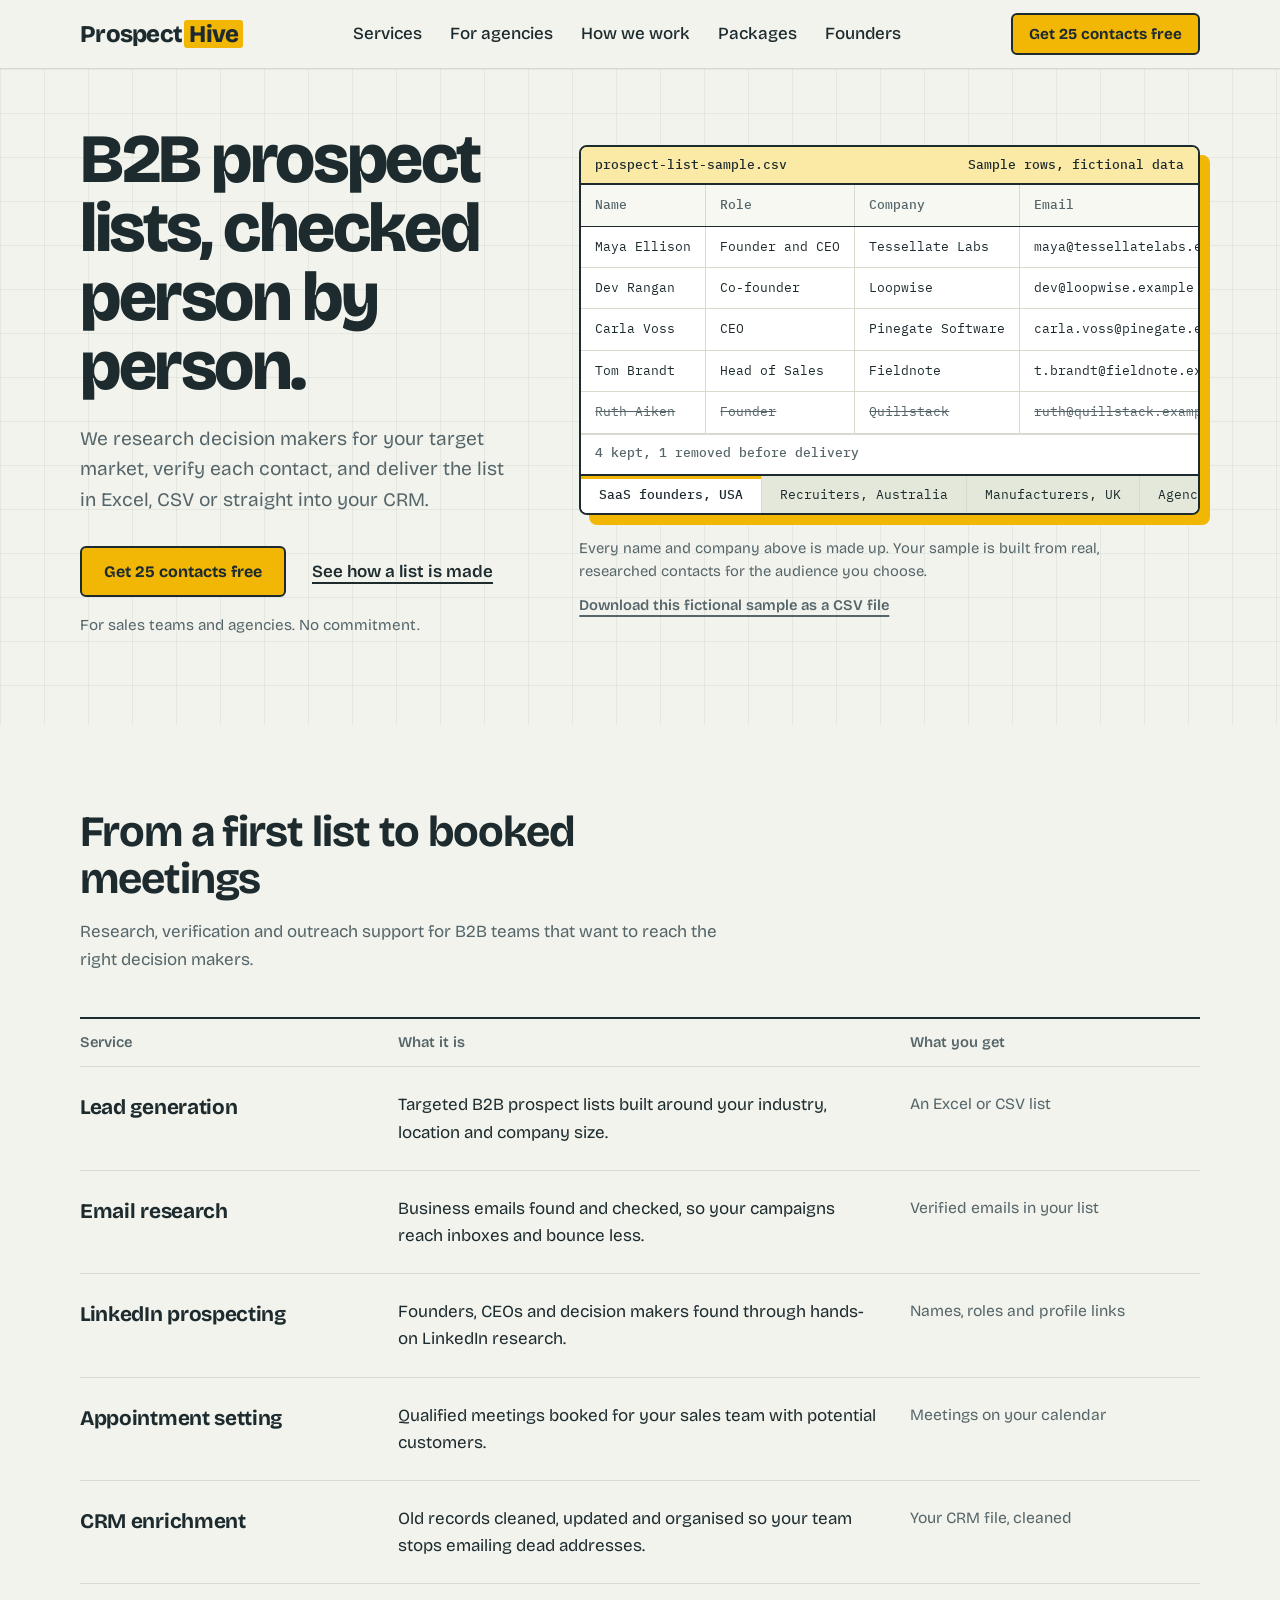
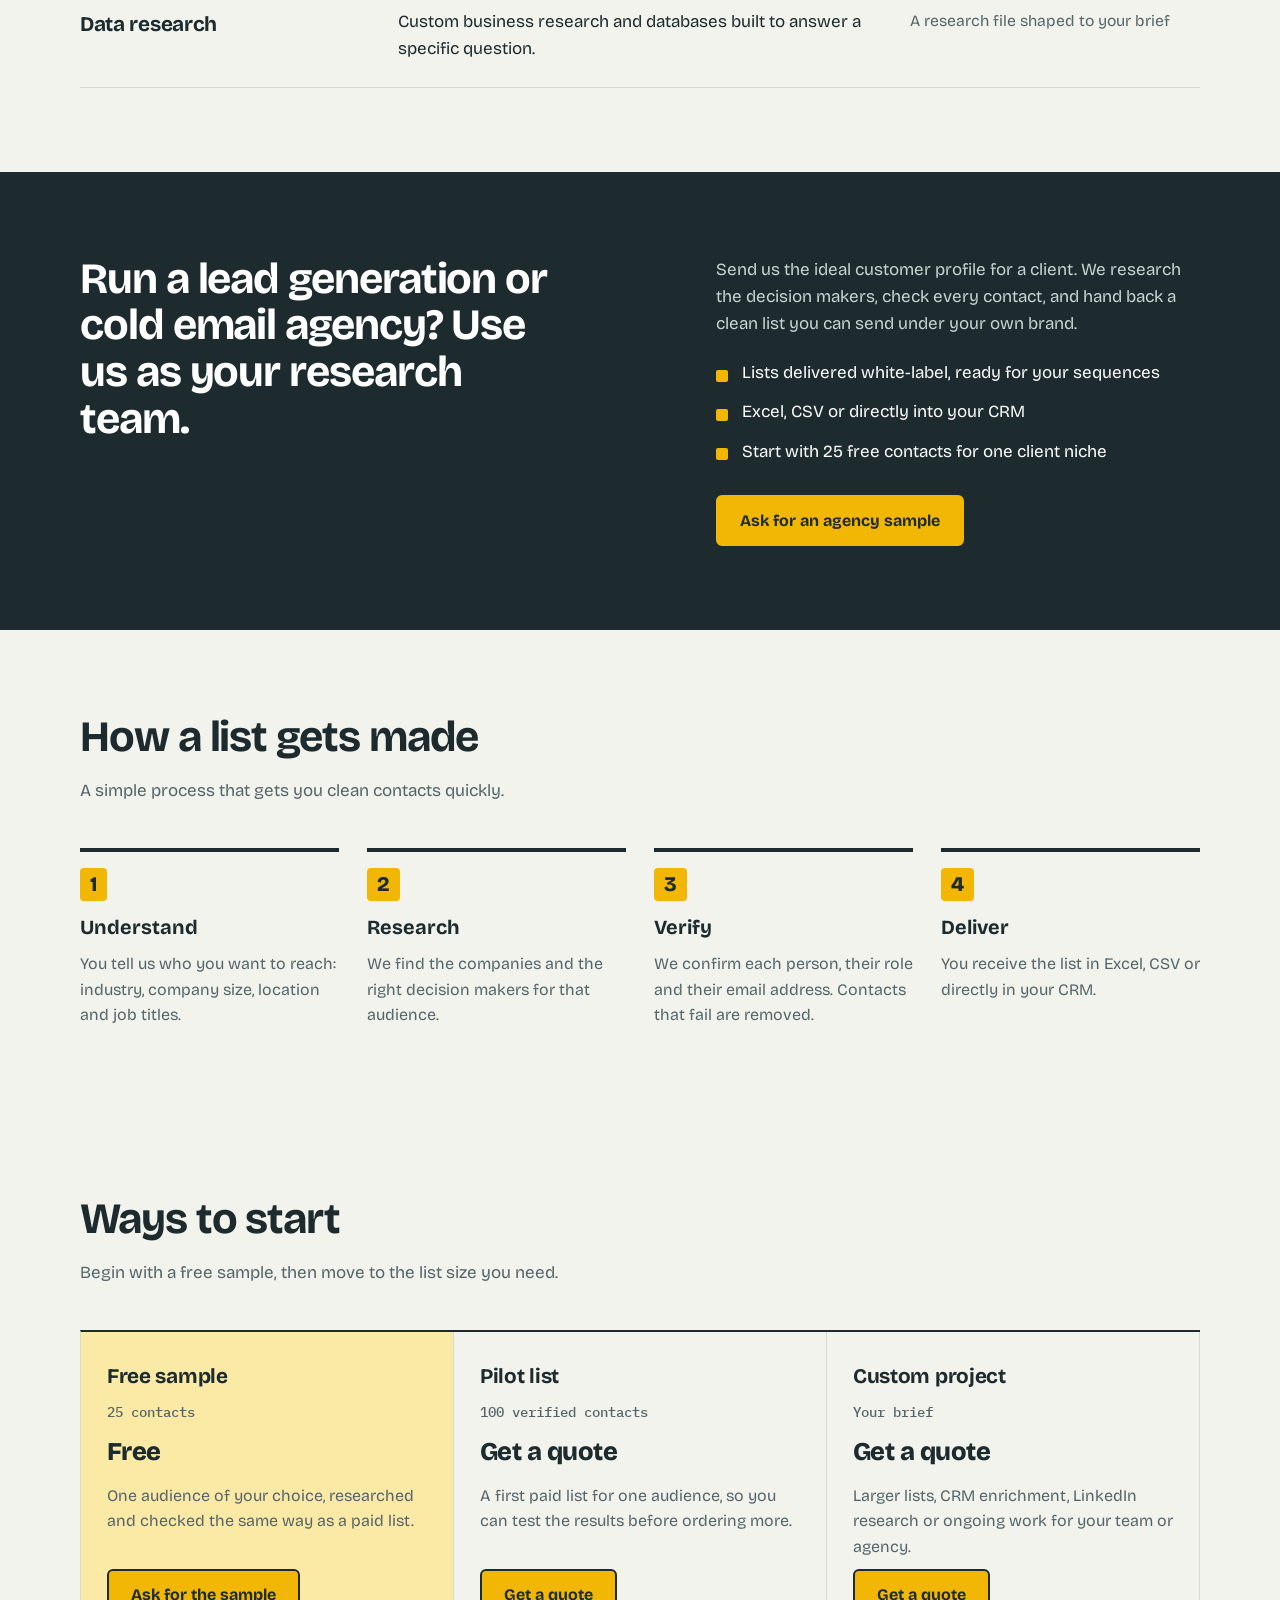
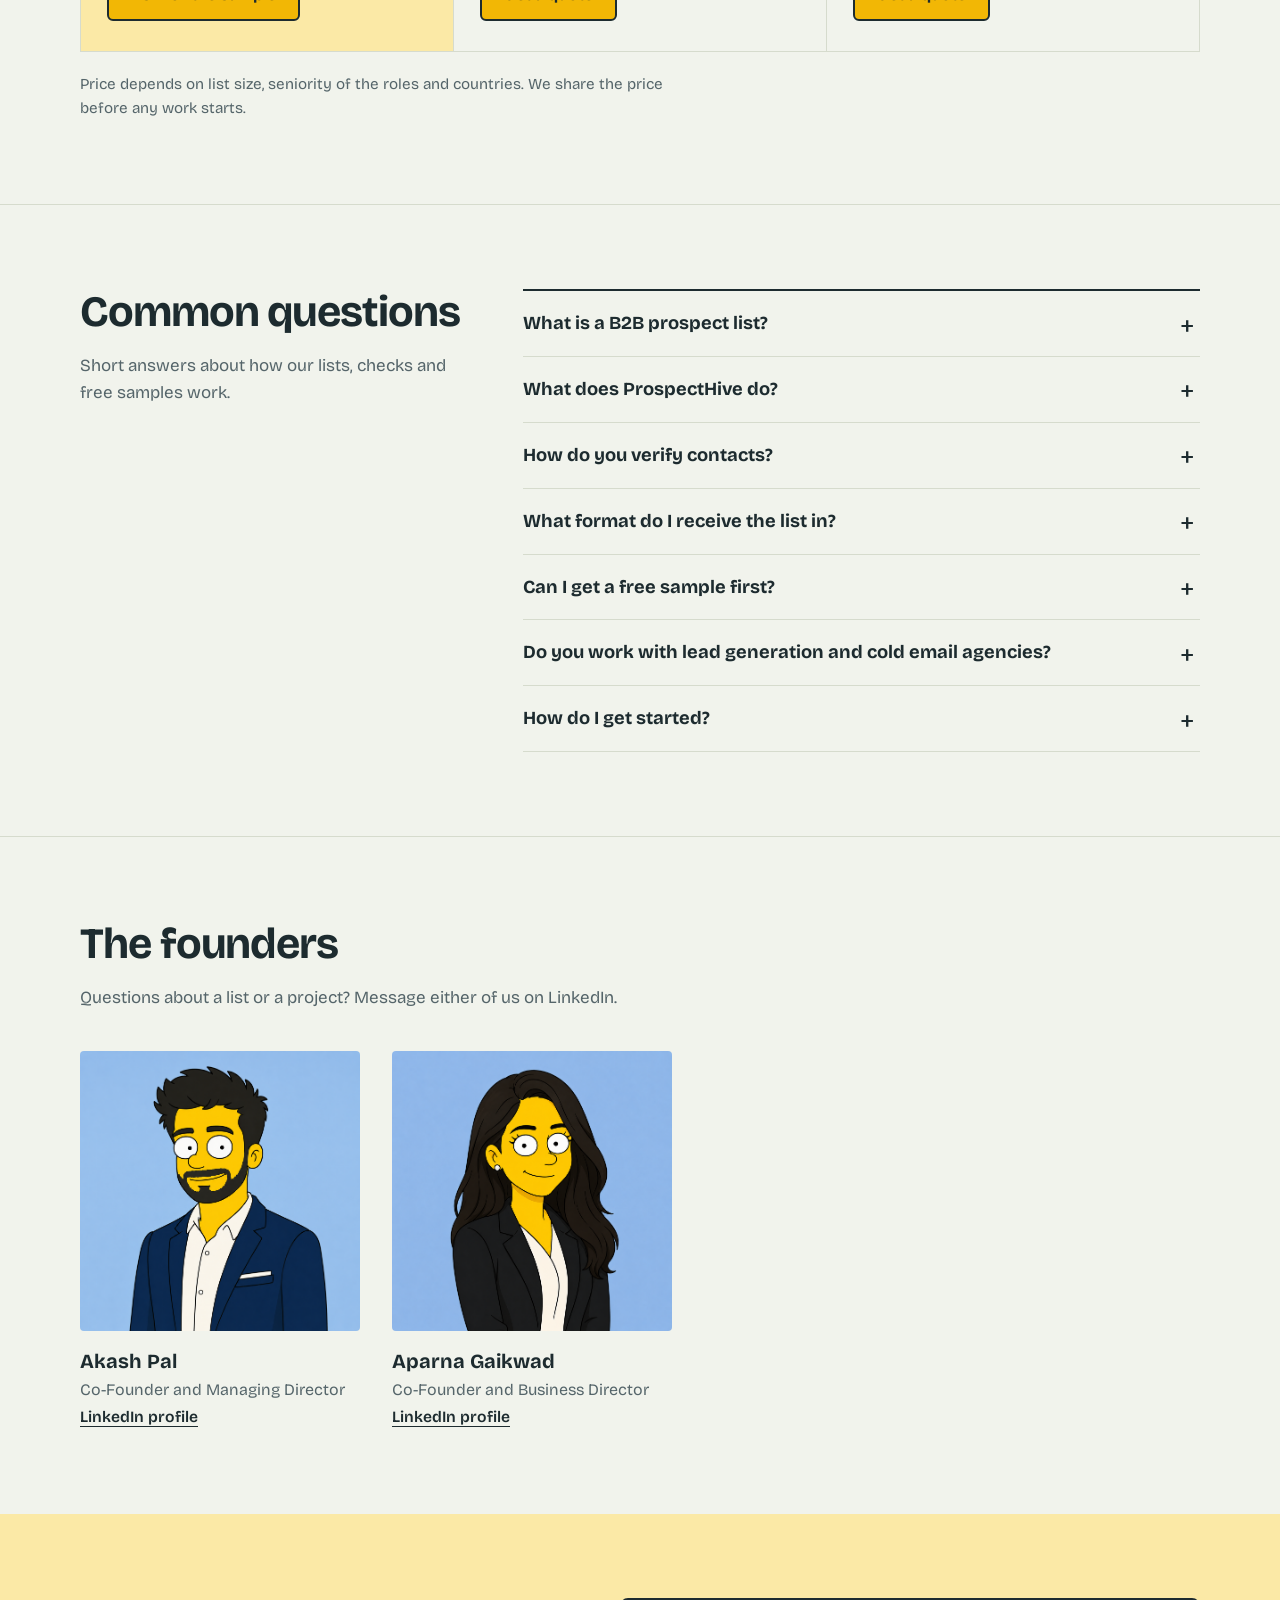
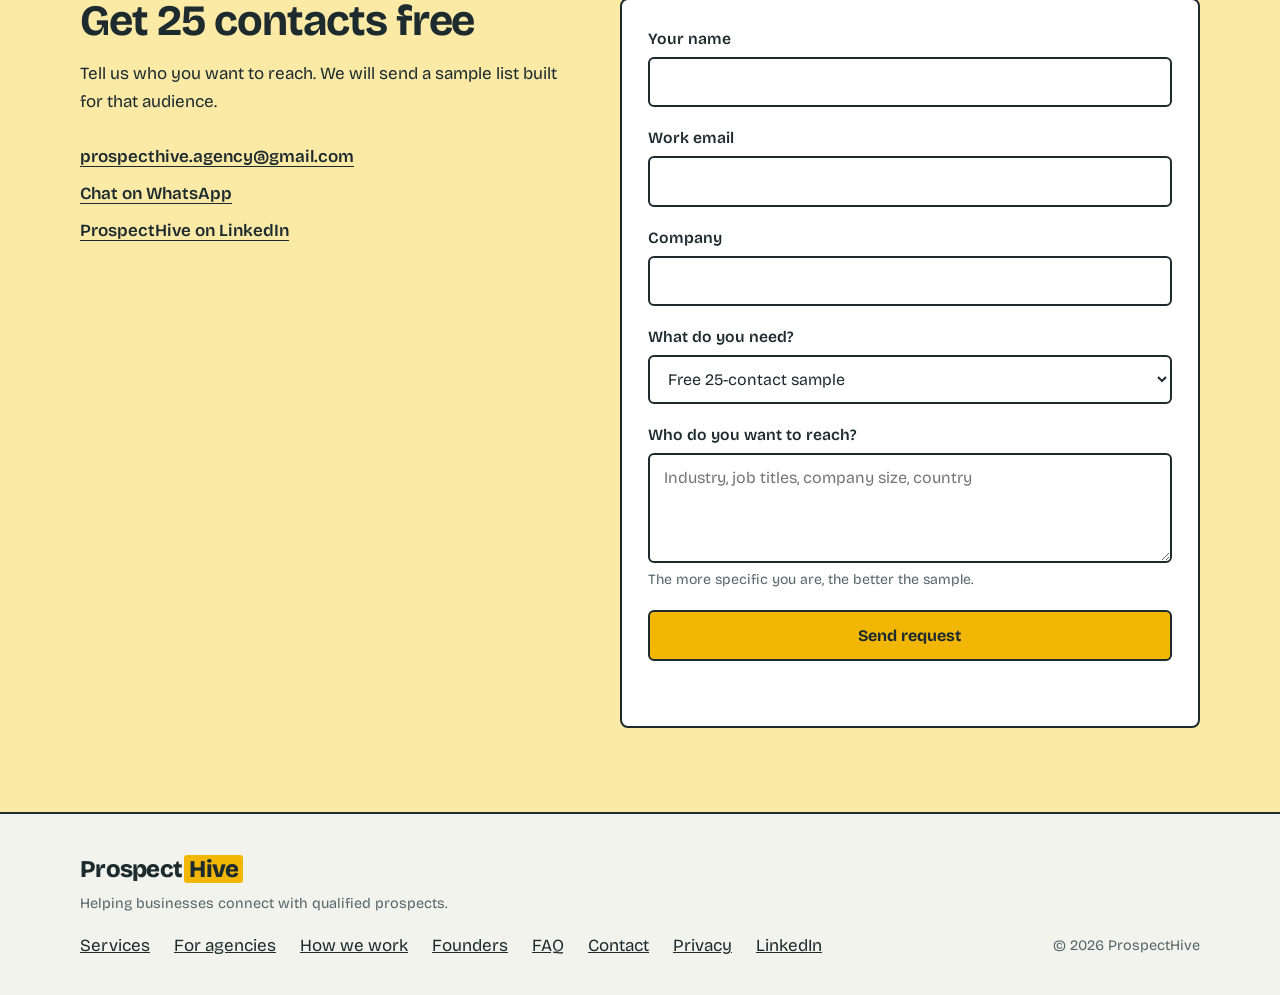
<file: index.html>
<!doctype html>
<html lang="en">
<head>
<meta charset="utf-8">
<meta name="viewport" content="width=device-width, initial-scale=1">
<title>ProspectHive | B2B Lead Generation Agency</title>
<meta name="description" content="ProspectHive is a B2B lead generation agency helping businesses find qualified prospects through targeted lead generation, data research, and accurate prospect lists.">
<meta name="google-site-verification" content="Ag1vGst1CuKNYxSLZzb4HFYTaL_MmyFeLXYm_Hp-rjI">
<meta property="og:type" content="website">
<meta property="og:url" content="https://prospecthive.github.io/prospecthive-website/">
<meta property="og:title" content="ProspectHive | B2B Lead Generation Agency">
<meta property="og:description" content="We help businesses generate verified B2B leads through LinkedIn prospecting, email research, appointment setting and data enrichment.">
<meta property="og:image" content="https://prospecthive.github.io/prospecthive-website/og-image.png">
<meta name="twitter:card" content="summary_large_image">
<meta name="twitter:title" content="ProspectHive | B2B Lead Generation Agency">
<meta name="twitter:description" content="We help businesses generate verified B2B leads through LinkedIn prospecting, email research, appointment setting and data enrichment.">
<meta name="twitter:image" content="https://prospecthive.github.io/prospecthive-website/logo.png">
<link rel="canonical" href="https://prospecthive.github.io/prospecthive-website/">
<link rel="icon" href="logo.png">
<link rel="preconnect" href="https://fonts.googleapis.com">
<link rel="preconnect" href="https://fonts.gstatic.com" crossorigin>
<link href="https://fonts.googleapis.com/css2?family=Bricolage+Grotesque:opsz,wght@12..96,300..800&family=IBM+Plex+Mono:wght@400;500&display=swap" rel="stylesheet">
<style>
:root{
  --ink:#1D2B2F;
  --canvas:#F1F3EC;
  --paper:#FFFFFF;
  --line:#D6DBCD;
  --amber:#F2B705;
  --amber-soft:#FBE9A6;
  --ok:#1B7F54;
  --bad:#B8402B;
  --muted:#55656A;
  --wrap:1120px;
  --sans:"Bricolage Grotesque",system-ui,-apple-system,"Segoe UI",Roboto,sans-serif;
  --mono:"IBM Plex Mono",ui-monospace,SFMono-Regular,Menlo,Consolas,monospace;
}
*{box-sizing:border-box}
html{scroll-behavior:smooth}
body{margin:0;background:var(--canvas);color:var(--ink);font-family:var(--sans);font-size:1.0625rem;line-height:1.6;-webkit-font-smoothing:antialiased}
img{max-width:100%;display:block}
a{color:inherit}
h1,h2,h3,p,ol,ul,figure{margin:0}
.wrap{width:min(var(--wrap),100% - 32px);margin-inline:auto}
.sr{position:absolute;width:1px;height:1px;overflow:hidden;clip:rect(0 0 0 0);white-space:nowrap}
.skip{position:absolute;left:16px;top:-60px;background:var(--ink);color:#fff;padding:10px 16px;border-radius:6px;z-index:30}
.skip:focus{top:12px}
:focus-visible{outline:3px solid var(--ink);outline-offset:3px;box-shadow:0 0 0 6px var(--amber)}
section[id]{scroll-margin-top:84px}

/* header */
.top{position:sticky;top:0;z-index:20;background:rgba(241,243,236,.94);backdrop-filter:blur(8px);border-bottom:1px solid var(--line)}
.bar{display:flex;align-items:center;justify-content:space-between;gap:20px;min-height:68px}
.mark{font-size:1.5rem;font-weight:800;letter-spacing:-.03em;text-decoration:none}
.mark span{background:var(--amber);padding:0 5px;margin-left:2px;border-radius:3px}
.nav{display:flex;gap:28px}
.nav a{text-decoration:none;font-weight:500}
.nav a:hover{text-decoration:underline;text-underline-offset:5px;text-decoration-thickness:2px}

/* buttons */
.btn{display:inline-block;padding:14px 22px;border:2px solid var(--ink);border-radius:6px;background:var(--amber);color:var(--ink);font:700 1rem/1.2 var(--sans);text-decoration:none;cursor:pointer;transition:background .15s,color .15s}
.btn:hover{background:var(--ink);color:var(--amber)}
.btn-sm{padding:10px 16px;font-size:.95rem}
.link{font-weight:600;text-underline-offset:5px;text-decoration-thickness:2px}

/* hero */
.hero{padding:56px 0 88px;background-image:linear-gradient(rgba(29,43,47,.06) 1px,transparent 1px),linear-gradient(90deg,rgba(29,43,47,.06) 1px,transparent 1px);background-size:44px 44px}
.hero-grid{display:grid;grid-template-columns:minmax(0,5fr) minmax(0,7fr);gap:56px;align-items:center}
h1{font-size:clamp(2.5rem,5.4vw,4.4rem);font-weight:800;line-height:1;letter-spacing:-.035em}
.lede{margin-top:22px;max-width:44ch;font-size:1.2rem;color:var(--muted)}
.cta-row{margin-top:30px;display:flex;flex-wrap:wrap;gap:12px 26px;align-items:center}
.fine{margin-top:16px;font-size:.95rem;color:var(--muted)}

/* sample sheet */
.sheet{background:var(--paper);border:2px solid var(--ink);border-radius:8px;box-shadow:10px 10px 0 var(--amber);overflow:hidden}
.sheet-top{display:flex;justify-content:space-between;align-items:center;gap:12px;flex-wrap:wrap;padding:10px 14px;border-bottom:2px solid var(--ink);background:var(--amber-soft);font:500 .8rem/1.3 var(--mono)}
.sheet-scroll{overflow-x:auto}
table{border-collapse:collapse;width:100%;min-width:700px;font:400 .82rem/1.4 var(--mono)}
th,td{padding:11px 14px;text-align:left;white-space:nowrap;border-bottom:1px solid var(--line)}
th+th,td+td{border-left:1px solid var(--line)}
th{font-weight:500;color:var(--muted);background:#F6F8F1;border-bottom:1px solid var(--ink)}
.dot{display:inline-block;width:9px;height:9px;border-radius:50%;margin-right:8px}
.st{font-weight:500}
.st-pending{color:var(--muted)}
.st-pending .dot{background:var(--amber);animation:pulse .7s ease-in-out infinite alternate}
.st-ok{color:var(--ok)}
.st-ok .dot{background:var(--ok)}
.st-bad{color:var(--bad)}
.st-bad .dot{background:var(--bad)}
tr.removed td:not(.st){color:var(--muted);text-decoration:line-through}
@keyframes pulse{from{opacity:.25}to{opacity:1}}
.sheet-sum{padding:10px 14px;font:500 .8rem/1.3 var(--mono);color:var(--muted);border-top:1px solid var(--line);min-height:40px}
.tabs{display:flex;background:#E4E8DA;border-top:2px solid var(--ink);overflow-x:auto}
.tabs button{padding:11px 18px;border:0;border-right:1px solid var(--line);background:transparent;color:var(--ink);font:400 .8rem/1.2 var(--mono);white-space:nowrap;cursor:pointer}
.tabs button:hover{background:#EEF1E6}
.tabs button[aria-pressed="true"]{background:var(--paper);font-weight:500;box-shadow:inset 0 3px 0 var(--amber)}
.sheet-note{margin-top:22px;font-size:.92rem;color:var(--muted);max-width:60ch}

/* generic section */
.band{padding:84px 0}
h2{font-size:clamp(1.8rem,3.6vw,2.7rem);font-weight:700;line-height:1.08;letter-spacing:-.025em;max-width:20ch}
.sec-intro{margin-top:16px;max-width:58ch;color:var(--muted)}

/* services */
.rows{margin-top:44px;border-top:2px solid var(--ink)}
.row,.row-head{display:grid;grid-template-columns:minmax(0,3fr) minmax(0,5fr) minmax(0,3fr);gap:28px}
.row-head{padding:12px 0;font-size:.92rem;font-weight:600;color:var(--muted);border-bottom:1px solid var(--line)}
.row{padding:24px 0;border-bottom:1px solid var(--line)}
.row h3{font-size:1.3rem;font-weight:700;letter-spacing:-.015em}
.row .out{font-size:.98rem;color:var(--muted)}

/* agencies */
.agency{background:var(--ink);color:#fff}
.agency-grid{display:grid;grid-template-columns:minmax(0,6fr) minmax(0,5fr);gap:56px;align-items:start}
.agency h2{max-width:17ch}
.agency p{color:#C9D4D1;max-width:54ch}
.agency ul{margin:22px 0 30px;padding:0;list-style:none;display:grid;gap:12px}
.agency li{padding-left:26px;position:relative;color:#fff}
.agency li::before{content:"";position:absolute;left:0;top:.62em;width:12px;height:12px;background:var(--amber);border-radius:2px}
.agency .btn{border-color:var(--amber)}
.agency .btn:hover{background:transparent;color:var(--amber)}

/* process */
.steps{margin-top:44px;padding:0;list-style:none;display:grid;grid-template-columns:repeat(4,minmax(0,1fr));gap:28px;counter-reset:s}
.steps li{counter-increment:s;border-top:4px solid var(--ink);padding-top:16px}
.steps li::before{content:counter(s);display:inline-block;margin-bottom:10px;padding:0 10px;background:var(--amber);border-radius:4px;font-weight:800;font-size:1.3rem}
.steps h3{font-size:1.25rem;font-weight:700}
.steps p{margin-top:8px;color:var(--muted);font-size:1rem}

[hidden]{display:none!important}

/* packages */
.packs{margin-top:44px;display:grid;grid-template-columns:repeat(3,minmax(0,1fr));border-top:2px solid var(--ink);border-left:1px solid var(--line)}
.pack{padding:28px 26px 30px;border-right:1px solid var(--line);border-bottom:1px solid var(--line);display:flex;flex-direction:column;gap:10px}
.pack.first{background:var(--amber-soft)}
.pack h3{font-size:1.3rem;font-weight:700;letter-spacing:-.015em}
.pack .size{font:500 .9rem/1.3 var(--mono);color:var(--muted)}
.pack .price{font-size:1.6rem;font-weight:800;letter-spacing:-.02em}
.pack p{color:var(--muted);font-size:1rem}
.pack .btn{margin-top:auto;align-self:flex-start}
.pack-note{margin-top:20px;max-width:62ch;font-size:.95rem;color:var(--muted)}

/* faq */
.faq{border-top:1px solid var(--line)}
.faq-grid{display:grid;grid-template-columns:minmax(0,4fr) minmax(0,7fr);gap:56px;align-items:start}
.qa{border-top:2px solid var(--ink)}
.qa details{border-bottom:1px solid var(--line)}
.qa summary{cursor:pointer;list-style:none;position:relative;padding:20px 44px 20px 0;font-weight:700;font-size:1.15rem;line-height:1.35}
.qa summary::-webkit-details-marker{display:none}
.qa summary::after{content:"+";position:absolute;right:6px;top:50%;transform:translateY(-50%);font:500 1.5rem/1 var(--mono)}
.qa details[open] summary::after{content:"\2212"}
.qa details p{padding:0 0 22px;max-width:60ch;color:var(--muted)}

/* founders */
.founders{border-top:1px solid var(--line)}
.people{margin-top:40px;display:grid;grid-template-columns:repeat(2,minmax(0,280px));gap:32px}
.people img{width:100%;aspect-ratio:1/1;object-fit:cover;border-radius:4px;background:var(--line)}
.people h3{margin-top:14px;font-size:1.25rem;font-weight:700}
.people p{color:var(--muted);font-size:1rem}
.people a{font-weight:600;font-size:.98rem;text-underline-offset:4px}

/* contact */
.contact{background:var(--amber-soft)}
.contact-grid{display:grid;grid-template-columns:minmax(0,5fr) minmax(0,6fr);gap:56px;align-items:start}
.direct{margin-top:28px;display:grid;gap:10px}
.direct a{font-weight:600;text-underline-offset:4px}
form{background:var(--paper);border:2px solid var(--ink);border-radius:8px;padding:26px;display:grid;gap:18px}
label{display:grid;gap:6px;font-weight:600;font-size:.98rem}
input,select,textarea{width:100%;padding:12px 14px;border:2px solid var(--ink);border-radius:6px;background:#fff;color:var(--ink);font:400 1rem/1.4 var(--sans)}
textarea{min-height:110px;resize:vertical}
.hint{font-weight:400;font-size:.88rem;color:var(--muted)}
.form-msg{font-size:.95rem;color:var(--muted);min-height:1.4em}

footer{padding:36px 0;border-top:2px solid var(--ink)}
.foot{display:flex;flex-wrap:wrap;gap:16px 40px;justify-content:space-between;align-items:center}
.foot nav{display:flex;flex-wrap:wrap;gap:8px 24px}
.foot small{color:var(--muted);font-size:.9rem}

/* responsive */
@media (max-width:960px){
  .hero-grid,.agency-grid,.contact-grid,.faq-grid{grid-template-columns:minmax(0,1fr);gap:44px}
  .steps{grid-template-columns:repeat(2,minmax(0,1fr))}
  .sheet{box-shadow:7px 7px 0 var(--amber)}
}
@media (max-width:720px){
  .packs{grid-template-columns:minmax(0,1fr)}
  .nav{display:none}
  .band{padding:60px 0}
  .hero{padding:36px 0 64px}
  .row-head{display:none}
  .row{grid-template-columns:minmax(0,1fr);gap:6px}
  .row .out::before{content:"You get: ";font-weight:600;color:var(--ink)}
  .steps{grid-template-columns:minmax(0,1fr)}
  .people{grid-template-columns:repeat(2,minmax(0,1fr));gap:18px}
  form{padding:20px}
}
@media (prefers-reduced-motion:reduce){
  html{scroll-behavior:auto}
  .st-pending .dot{animation:none}
  .btn{transition:none}
}
</style>
</head>
<body>
<a class="skip" href="#main">Skip to content</a>

<header class="top">
  <div class="wrap bar">
    <a class="mark" href="#home" aria-label="ProspectHive home">Prospect<span>Hive</span></a>
    <nav class="nav" aria-label="Main">
      <a href="#services">Services</a>
      <a href="#agencies">For agencies</a>
      <a href="#process">How we work</a>
      <a href="#packages">Packages</a>
      <a href="#about">Founders</a>
    </nav>
    <a class="btn btn-sm" href="#contact">Get 25 contacts free</a>
  </div>
</header>

<main id="main">

  <section class="hero" id="home">
    <div class="wrap hero-grid">
      <div>
        <h1>B2B prospect lists, checked person by person.</h1>
        <p class="lede">We research decision makers for your target market, verify each contact, and deliver the list in Excel, CSV or straight into your CRM.</p>
        <div class="cta-row">
          <a class="btn" href="#contact">Get 25 contacts free</a>
          <a class="link" href="#process">See how a list is made</a>
          <a class="link" href="#contact" data-booking hidden>Book a 15-minute call</a>
        </div>
        <p class="fine">For sales teams and agencies. No commitment.</p>
      </div>

      <div>
        <div class="sheet">
          <div class="sheet-top"><span>prospect-list-sample.csv</span><span>Sample rows, fictional data</span></div>
          <div class="sheet-scroll" tabindex="0" role="region" aria-label="Sample prospect list">
            <table>
              <caption class="sr">Sample prospect list with fictional contacts and their verification status</caption>
              <thead>
                <tr><th scope="col">Name</th><th scope="col">Role</th><th scope="col">Company</th><th scope="col">Email</th><th scope="col">Check</th></tr>
              </thead>
              <tbody id="rows"></tbody>
            </table>
          </div>
          <div class="sheet-sum" id="sum"></div>
          <div class="tabs" id="tabs" role="group" aria-label="Choose a sample audience"></div>
        </div>
        <noscript><p class="sheet-note">Turn on JavaScript to see the interactive sample sheet.</p></noscript>
        <p class="sheet-note">Every name and company above is made up. Your sample is built from real, researched contacts for the audience you choose.</p>
        <p class="sheet-note" style="margin-top:10px"><a class="link" href="sample-list.csv" download>Download this fictional sample as a CSV file</a></p>
      </div>
    </div>
  </section>

  <section class="band services" id="services">
    <div class="wrap">
      <h2>From a first list to booked meetings</h2>
      <p class="sec-intro">Research, verification and outreach support for B2B teams that want to reach the right decision makers.</p>
      <div class="rows">
        <div class="row-head"><span>Service</span><span>What it is</span><span>What you get</span></div>
        <div class="row"><h3>Lead generation</h3><p>Targeted B2B prospect lists built around your industry, location and company size.</p><p class="out">An Excel or CSV list</p></div>
        <div class="row"><h3>Email research</h3><p>Business emails found and checked, so your campaigns reach inboxes and bounce less.</p><p class="out">Verified emails in your list</p></div>
        <div class="row"><h3>LinkedIn prospecting</h3><p>Founders, CEOs and decision makers found through hands-on LinkedIn research.</p><p class="out">Names, roles and profile links</p></div>
        <div class="row"><h3>Appointment setting</h3><p>Qualified meetings booked for your sales team with potential customers.</p><p class="out">Meetings on your calendar</p></div>
        <div class="row"><h3>CRM enrichment</h3><p>Old records cleaned, updated and organised so your team stops emailing dead addresses.</p><p class="out">Your CRM file, cleaned</p></div>
        <div class="row"><h3>Data research</h3><p>Custom business research and databases built to answer a specific question.</p><p class="out">A research file shaped to your brief</p></div>
      </div>
    </div>
  </section>

  <section class="band agency" id="agencies">
    <div class="wrap agency-grid">
      <h2>Run a lead generation or cold email agency? Use us as your research team.</h2>
      <div>
        <p>Send us the ideal customer profile for a client. We research the decision makers, check every contact, and hand back a clean list you can send under your own brand.</p>
        <ul>
          <li>Lists delivered white-label, ready for your sequences</li>
          <li>Excel, CSV or directly into your CRM</li>
          <li>Start with 25 free contacts for one client niche</li>
        </ul>
        <a class="btn" href="#contact" data-topic="agency">Ask for an agency sample</a>
      </div>
    </div>
  </section>

  <section class="band" id="process">
    <div class="wrap">
      <h2>How a list gets made</h2>
      <p class="sec-intro">A simple process that gets you clean contacts quickly.</p>
      <ol class="steps">
        <li><h3>Understand</h3><p>You tell us who you want to reach: industry, company size, location and job titles.</p></li>
        <li><h3>Research</h3><p>We find the companies and the right decision makers for that audience.</p></li>
        <li><h3>Verify</h3><p>We confirm each person, their role and their email address. Contacts that fail are removed.</p></li>
        <li><h3>Deliver</h3><p>You receive the list in Excel, CSV or directly in your CRM.</p></li>
      </ol>
    </div>
  </section>

  <section class="band" id="packages">
    <div class="wrap">
      <h2>Ways to start</h2>
      <p class="sec-intro">Begin with a free sample, then move to the list size you need.</p>
      <div class="packs">
        <div class="pack first">
          <h3>Free sample</h3>
          <span class="size">25 contacts</span>
          <span class="price">Free</span>
          <p>One audience of your choice, researched and checked the same way as a paid list.</p>
          <a class="btn" href="#contact">Ask for the sample</a>
        </div>
        <div class="pack">
          <h3>Pilot list</h3>
          <span class="size">100 verified contacts</span>
          <span class="price">Get a quote</span>
          <p>A first paid list for one audience, so you can test the results before ordering more.</p>
          <a class="btn" href="#contact">Get a quote</a>
        </div>
        <div class="pack">
          <h3>Custom project</h3>
          <span class="size">Your brief</span>
          <span class="price">Get a quote</span>
          <p>Larger lists, CRM enrichment, LinkedIn research or ongoing work for your team or agency.</p>
          <a class="btn" href="#contact">Get a quote</a>
        </div>
      </div>
      <p class="pack-note">Price depends on list size, seniority of the roles and countries. We share the price before any work starts.</p>
    </div>
  </section>

  <section class="band faq" id="faq">
    <div class="wrap faq-grid">
      <div>
        <h2>Common questions</h2>
        <p class="sec-intro">Short answers about how our lists, checks and free samples work.</p>
      </div>
      <div class="qa">
        <details>
          <summary>What is a B2B prospect list?</summary>
          <p>A B2B prospect list is a file of businesses and the decision makers at them, with job titles and contact details, built for a specific audience. Sales teams and agencies load it into their outreach tools or CRM to contact the right people.</p>
        </details>
        <details>
          <summary>What does ProspectHive do?</summary>
          <p>ProspectHive is a B2B lead generation agency. We research prospects, find and check business emails, do LinkedIn prospecting, clean CRM records, and help book appointments for sales teams.</p>
        </details>
        <details>
          <summary>How do you verify contacts?</summary>
          <p>We confirm each person, their role and their email address before delivery. Contacts that fail these checks are removed from the list, so you only receive records that passed.</p>
        </details>
        <details>
          <summary>What format do I receive the list in?</summary>
          <p>Lists come as an Excel or CSV file, or we can load them directly into your CRM.</p>
        </details>
        <details>
          <summary>Can I get a free sample first?</summary>
          <p>Yes. Tell us who you want to reach and we will send a free sample of 25 contacts built for that audience, with no commitment.</p>
        </details>
        <details>
          <summary>Do you work with lead generation and cold email agencies?</summary>
          <p>Yes. We work as a white-label research partner. You send the ideal customer profile for a client, and we return a checked list you can send under your own brand.</p>
        </details>
        <details>
          <summary>How do I get started?</summary>
          <p>Use the form on this page, email prospecthive.agency@gmail.com, or message us on WhatsApp. Share your target industry, job titles, company size and country.</p>
        </details>
      </div>
    </div>
  </section>

  <section class="band founders" id="about">
    <div class="wrap">
      <h2>The founders</h2>
      <p class="sec-intro">Questions about a list or a project? Message either of us on LinkedIn.</p>
      <div class="people">
        <figure>
          <img src="akash-pal.png" alt="Portrait of Akash Pal" width="280" height="280" loading="lazy">
          <figcaption>
            <h3>Akash Pal</h3>
            <p>Co-Founder and Managing Director</p>
            <a href="https://www.linkedin.com/in/pal-aakash" rel="noopener">LinkedIn profile</a>
          </figcaption>
        </figure>
        <figure>
          <img src="aparna-gaikwad.png" alt="Portrait of Aparna Gaikwad" width="280" height="280" loading="lazy">
          <figcaption>
            <h3>Aparna Gaikwad</h3>
            <p>Co-Founder and Business Director</p>
            <a href="https://www.linkedin.com/in/aparna-g-93b48334b" rel="noopener">LinkedIn profile</a>
          </figcaption>
        </figure>
      </div>
    </div>
  </section>

  <section class="band contact" id="contact">
    <div class="wrap contact-grid">
      <div>
        <h2>Get 25 contacts free</h2>
        <p class="sec-intro" style="color:var(--ink)">Tell us who you want to reach. We will send a sample list built for that audience.</p>
        <div class="direct">
          <a href="mailto:prospecthive.agency@gmail.com">prospecthive.agency@gmail.com</a>
          <a href="https://wa.me/917046191995" rel="noopener">Chat on WhatsApp</a>
          <a href="https://www.linkedin.com/company/prospecthive-agency/" rel="noopener">ProspectHive on LinkedIn</a>
          <a href="#contact" data-booking hidden>Book a 15-minute call</a>
        </div>
      </div>

      <form id="enquiry" novalidate>
        <label>Your name
          <input id="f-name" name="name" type="text" autocomplete="name" required>
        </label>
        <label>Work email
          <input id="f-email" name="email" type="email" autocomplete="email" required>
        </label>
        <label>Company
          <input id="f-company" name="company" type="text" autocomplete="organization">
        </label>
        <label>What do you need?
          <select id="f-topic" name="topic">
            <option value="Free 25-contact sample">Free 25-contact sample</option>
            <option value="White-label research for my agency">White-label research for my agency</option>
            <option value="A custom list or research project">A custom list or research project</option>
            <option value="Something else">Something else</option>
          </select>
        </label>
        <label>Who do you want to reach?
          <textarea id="f-brief" name="brief" placeholder="Industry, job titles, company size, country"></textarea>
          <span class="hint">The more specific you are, the better the sample.</span>
        </label>
        <input type="checkbox" id="f-bot" name="botcheck" tabindex="-1" autocomplete="off" style="display:none" aria-hidden="true">
        <button class="btn" type="submit">Send request</button>
        <p class="form-msg" id="msg" role="status"></p>
      </form>
    </div>
  </section>

</main>

<footer>
  <div class="wrap foot">
    <div>
      <a class="mark" href="#home">Prospect<span>Hive</span></a>
      <p><small>Helping businesses connect with qualified prospects.</small></p>
    </div>
    <nav aria-label="Footer">
      <a href="#services">Services</a>
      <a href="#agencies">For agencies</a>
      <a href="#process">How we work</a>
      <a href="#about">Founders</a>
      <a href="#faq">FAQ</a>
      <a href="#contact">Contact</a>
      <a href="privacy.html">Privacy</a>
      <a href="https://www.linkedin.com/company/prospecthive-agency/" rel="noopener">LinkedIn</a>
    </nav>
    <small>&copy; 2026 ProspectHive</small>
  </div>
</footer>

<script type="application/ld+json">
{
  "@context": "https://schema.org",
  "@graph": [
    {
      "@type": "Organization",
      "@id": "https://prospecthive.github.io/prospecthive-website/#org",
      "name": "ProspectHive",
      "url": "https://prospecthive.github.io/prospecthive-website/",
      "logo": "https://prospecthive.github.io/prospecthive-website/logo.png",
      "email": "prospecthive.agency@gmail.com",
      "description": "ProspectHive is a B2B lead generation agency that builds verified prospect lists through LinkedIn prospecting, email research, appointment setting and data enrichment.",
      "contactPoint": {
        "@type": "ContactPoint",
        "contactType": "sales",
        "email": "prospecthive.agency@gmail.com",
        "telephone": "+917046191995"
      },
      "founder": [
        {
          "@type": "Person",
          "name": "Akash Pal",
          "jobTitle": "Co-Founder and Managing Director",
          "sameAs": "https://www.linkedin.com/in/pal-aakash"
        },
        {
          "@type": "Person",
          "name": "Aparna Gaikwad",
          "jobTitle": "Co-Founder and Business Director",
          "sameAs": "https://www.linkedin.com/in/aparna-g-93b48334b"
        }
      ],
      "sameAs": [
        "https://www.linkedin.com/company/prospecthive-agency/"
      ]
    },
    {
      "@type": "Service",
      "@id": "https://prospecthive.github.io/prospecthive-website/#service",
      "name": "B2B lead generation and prospect research",
      "serviceType": "B2B lead generation",
      "provider": {
        "@id": "https://prospecthive.github.io/prospecthive-website/#org"
      },
      "url": "https://prospecthive.github.io/prospecthive-website/",
      "hasOfferCatalog": {
        "@type": "OfferCatalog",
        "name": "ProspectHive services",
        "itemListElement": [
          {
            "@type": "Offer",
            "itemOffered": {
              "@type": "Service",
              "name": "Lead generation",
              "description": "Targeted B2B prospect lists built around industry, location and company size."
            }
          },
          {
            "@type": "Offer",
            "itemOffered": {
              "@type": "Service",
              "name": "Email research",
              "description": "Business emails found and checked so campaigns reach inboxes and bounce less."
            }
          },
          {
            "@type": "Offer",
            "itemOffered": {
              "@type": "Service",
              "name": "LinkedIn prospecting",
              "description": "Founders, CEOs and decision makers found through hands-on LinkedIn research."
            }
          },
          {
            "@type": "Offer",
            "itemOffered": {
              "@type": "Service",
              "name": "Appointment setting",
              "description": "Qualified meetings booked for sales teams with potential customers."
            }
          },
          {
            "@type": "Offer",
            "itemOffered": {
              "@type": "Service",
              "name": "CRM enrichment",
              "description": "CRM records cleaned, updated and organised for better outreach."
            }
          },
          {
            "@type": "Offer",
            "itemOffered": {
              "@type": "Service",
              "name": "Data research",
              "description": "Custom business research and databases built to answer a specific question."
            }
          }
        ]
      }
    },
    {
      "@type": "FAQPage",
      "@id": "https://prospecthive.github.io/prospecthive-website/#faq",
      "mainEntity": [
        {
          "@type": "Question",
          "name": "What is a B2B prospect list?",
          "acceptedAnswer": {
            "@type": "Answer",
            "text": "A B2B prospect list is a file of businesses and the decision makers at them, with job titles and contact details, built for a specific audience. Sales teams and agencies load it into their outreach tools or CRM to contact the right people."
          }
        },
        {
          "@type": "Question",
          "name": "What does ProspectHive do?",
          "acceptedAnswer": {
            "@type": "Answer",
            "text": "ProspectHive is a B2B lead generation agency. We research prospects, find and check business emails, do LinkedIn prospecting, clean CRM records, and help book appointments for sales teams."
          }
        },
        {
          "@type": "Question",
          "name": "How do you verify contacts?",
          "acceptedAnswer": {
            "@type": "Answer",
            "text": "We confirm each person, their role and their email address before delivery. Contacts that fail these checks are removed from the list, so you only receive records that passed."
          }
        },
        {
          "@type": "Question",
          "name": "What format do I receive the list in?",
          "acceptedAnswer": {
            "@type": "Answer",
            "text": "Lists come as an Excel or CSV file, or we can load them directly into your CRM."
          }
        },
        {
          "@type": "Question",
          "name": "Can I get a free sample first?",
          "acceptedAnswer": {
            "@type": "Answer",
            "text": "Yes. Tell us who you want to reach and we will send a free sample of 25 contacts built for that audience, with no commitment."
          }
        },
        {
          "@type": "Question",
          "name": "Do you work with lead generation and cold email agencies?",
          "acceptedAnswer": {
            "@type": "Answer",
            "text": "Yes. We work as a white-label research partner. You send the ideal customer profile for a client, and we return a checked list you can send under your own brand."
          }
        },
        {
          "@type": "Question",
          "name": "How do I get started?",
          "acceptedAnswer": {
            "@type": "Answer",
            "text": "Use the form on this page, email prospecthive.agency@gmail.com, or message us on WhatsApp. Share your target industry, job titles, company size and country."
          }
        }
      ]
    }
  ]
}
</script>

<script>
(function () {
  /* SETTINGS: paste your keys here once. Leave empty to use the simple email fallback. */
  var CONFIG = {
    formKey: "215d61ab-4866-4264-b0d2-d7e7bda4e6f3",     /* free access key from web3forms.com, so requests land in your Gmail */
    bookingUrl: ""   /* your Calendly or Cal.com link, shows a "Book a 15-minute call" link */
  };

  var SETS = [
    { label: "SaaS founders, USA", rows: [
      ["Maya Ellison", "Founder and CEO", "Tessellate Labs", "maya@tessellatelabs.example", null],
      ["Dev Rangan", "Co-founder", "Loopwise", "dev@loopwise.example", null],
      ["Carla Voss", "CEO", "Pinegate Software", "carla.voss@pinegate.example", null],
      ["Tom Brandt", "Head of Sales", "Fieldnote", "t.brandt@fieldnote.example", null],
      ["Ruth Aiken", "Founder", "Quillstack", "ruth@quillstack.example", "mailbox not found"]
    ]},
    { label: "Recruiters, Australia", rows: [
      ["Hannah Doyle", "Managing Director", "Southbank Talent", "hannah@southbanktalent.example", null],
      ["Liam Cosgrove", "Head of Delivery", "Ridgeway Recruit", "liam.c@ridgewayrecruit.example", null],
      ["Priya Menon", "Director", "Harbour Staffing", "priya@harbourstaffing.example", null],
      ["Jack Whitlam", "Owner", "Outback Search", "jack@outbacksearch.example", null],
      ["Sophie Tran", "Talent Lead", "Kestrel People", "sophie@kestrelpeople.example", "left the company"]
    ]},
    { label: "Manufacturers, UK", rows: [
      ["Oliver Pryce", "Procurement Director", "Calder Fabrication", "oliver.pryce@calderfab.example", null],
      ["Beth Hargreaves", "Managing Director", "Northgate Components", "beth@northgatecomp.example", null],
      ["Imran Sheikh", "Head of Supply", "Pennine Plastics", "imran@pennineplastics.example", null],
      ["Gavin Moss", "Operations Director", "Tamar Castings", "gavin.moss@tamarcastings.example", null],
      ["Elise Warren", "Buyer", "Hollin Engineering", "e.warren@hollineng.example", "duplicate entry"]
    ]},
    { label: "Agency owners, Australia", rows: [
      ["Nina Castellano", "Founder", "Brightside Digital", "nina@brightsidedigital.example", null],
      ["Ben Hartigan", "Director", "Tidal Growth", "ben@tidalgrowth.example", null],
      ["Zoe Kapoor", "CEO", "Lumen Outbound", "zoe@lumenoutbound.example", null],
      ["Mitch Aldous", "Managing Partner", "Fenwick Media", "mitch@fenwickmedia.example", null],
      ["Clara Nguyen", "Head of Growth", "Plover Agency", "clara@ploveragency.example", "mailbox not found"]
    ]}
  ];

  var tbody = document.getElementById("rows");
  var tabs = document.getElementById("tabs");
  var sum = document.getElementById("sum");
  var timers = [];
  var reduce = window.matchMedia("(prefers-reduced-motion: reduce)").matches;

  function stop() { timers.forEach(clearTimeout); timers = []; }

  function setStatus(cell, state, text) {
    cell.className = "st st-" + state;
    cell.textContent = "";
    var dot = document.createElement("span");
    dot.className = "dot";
    dot.setAttribute("aria-hidden", "true");
    cell.appendChild(dot);
    cell.appendChild(document.createTextNode(text));
  }

  function show(index) {
    stop();
    var set = SETS[index];
    Array.prototype.forEach.call(tabs.children, function (b, j) {
      b.setAttribute("aria-pressed", j === index ? "true" : "false");
    });
    tbody.textContent = "";
    sum.textContent = "Checking " + set.rows.length + " contacts";

    var items = set.rows.map(function (r) {
      var tr = document.createElement("tr");
      for (var k = 0; k < 4; k++) {
        var td = document.createElement("td");
        td.textContent = r[k];
        tr.appendChild(td);
      }
      var st = document.createElement("td");
      setStatus(st, "pending", "Checking");
      tr.appendChild(st);
      tbody.appendChild(tr);
      return { tr: tr, st: st, reason: r[4] };
    });

    function resolve(item) {
      if (item.reason) {
        item.tr.className = "removed";
        setStatus(item.st, "bad", "Removed: " + item.reason);
      } else {
        setStatus(item.st, "ok", "Verified");
      }
    }
    function summarize() {
      var bad = set.rows.filter(function (r) { return r[4]; }).length;
      sum.textContent = (set.rows.length - bad) + " kept, " + bad + " removed before delivery";
    }

    items.forEach(function (item, i) {
      if (reduce) { resolve(item); return; }
      timers.push(setTimeout(function () {
        resolve(item);
        if (i === items.length - 1) summarize();
      }, 700 + i * 450));
    });
    if (reduce) summarize();
  }

  SETS.forEach(function (set, i) {
    var b = document.createElement("button");
    b.type = "button";
    b.textContent = set.label;
    b.addEventListener("click", function () { show(i); });
    tabs.appendChild(b);
  });
  show(0);

  /* agency button pre-selects the topic */
  var topic = document.getElementById("f-topic");
  document.querySelectorAll("[data-topic='agency']").forEach(function (a) {
    a.addEventListener("click", function () { topic.value = "White-label research for my agency"; });
  });

  /* booking link: only shown when CONFIG.bookingUrl is set */
  if (CONFIG.bookingUrl) {
    document.querySelectorAll("[data-booking]").forEach(function (a) {
      a.href = CONFIG.bookingUrl;
      a.target = "_blank";
      a.rel = "noopener";
      a.hidden = false;
    });
  }

  /* enquiry form */
  var form = document.getElementById("enquiry");
  var msg = document.getElementById("msg");
  var sendBtn = form.querySelector("button[type=submit]");

  function openMail(subject, body) {
    window.location.href = "mailto:prospecthive.agency@gmail.com?subject=" +
      encodeURIComponent(subject) + "&body=" + encodeURIComponent(body);
  }

  form.addEventListener("submit", function (e) {
    e.preventDefault();
    if (document.getElementById("f-bot").checked) return;
    var name = document.getElementById("f-name").value.trim();
    var email = document.getElementById("f-email").value.trim();
    var company = document.getElementById("f-company").value.trim();
    var brief = document.getElementById("f-brief").value.trim();
    if (!name || !email || !/^\S+@\S+\.\S+$/.test(email)) {
      msg.textContent = "Please add your name and a valid work email.";
      return;
    }
    var subject = topic.value + (company ? " - " + company : "");
    var body = "Name: " + name + "\nWork email: " + email + "\nCompany: " + company +
      "\nNeed: " + topic.value + "\n\nWho I want to reach:\n" + brief;

    if (!CONFIG.formKey) {
      msg.textContent = "Your email app should open with this request ready to send. If it does not, write to prospecthive.agency@gmail.com.";
      openMail(subject, body);
      return;
    }

    sendBtn.disabled = true;
    msg.textContent = "Sending...";
    fetch("https://api.web3forms.com/submit", {
      method: "POST",
      headers: { "Content-Type": "application/json", "Accept": "application/json" },
      body: JSON.stringify({
        access_key: CONFIG.formKey,
        subject: "ProspectHive enquiry: " + subject,
        from_name: "ProspectHive website",
        name: name,
        email: email,
        company: company,
        need: topic.value,
        message: brief
      })
    })
      .then(function (r) { return r.json(); })
      .then(function (d) {
        if (d && d.success) {
          form.reset();
          msg.textContent = "Thanks. We received your request and will reply by email.";
        } else {
          throw new Error("send failed");
        }
      })
      .catch(function () {
        msg.textContent = "The form could not be sent, so your email app will open instead.";
        openMail(subject, body);
      })
      .then(function () { sendBtn.disabled = false; });
  });
})();
</script>
</body>
</html>
</file>
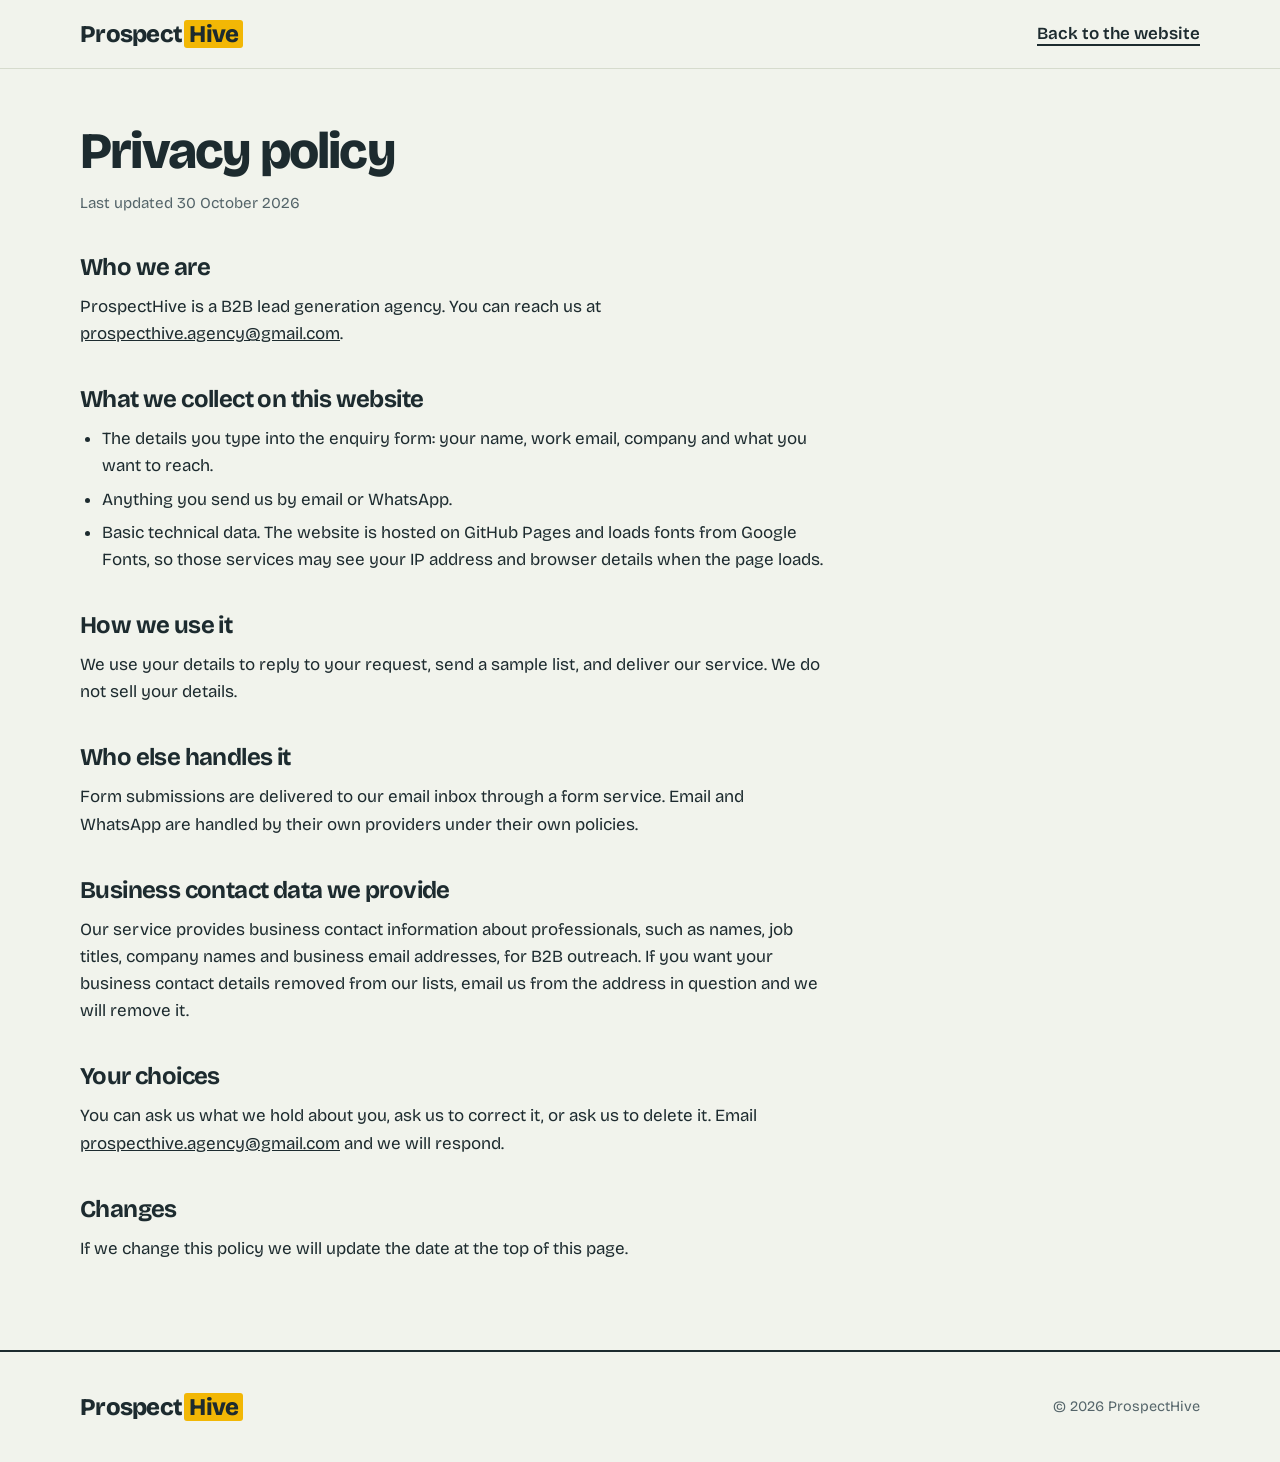
<file: privacy.html>
<!doctype html>
<html lang="en">
<head>
<meta charset="utf-8">
<meta name="viewport" content="width=device-width, initial-scale=1">
<title>Privacy Policy | ProspectHive</title>
<meta name="description" content="How ProspectHive handles the details you share on this website and the business contact data it provides.">
<link rel="canonical" href="https://prospecthive.github.io/prospecthive-website/privacy.html">
<link rel="icon" href="logo.png">
<link rel="preconnect" href="https://fonts.googleapis.com">
<link rel="preconnect" href="https://fonts.gstatic.com" crossorigin>
<link href="https://fonts.googleapis.com/css2?family=Bricolage+Grotesque:opsz,wght@12..96,300..800&family=IBM+Plex+Mono:wght@400;500&display=swap" rel="stylesheet">
<style>
:root{
  --ink:#1D2B2F;
  --canvas:#F1F3EC;
  --paper:#FFFFFF;
  --line:#D6DBCD;
  --amber:#F2B705;
  --amber-soft:#FBE9A6;
  --ok:#1B7F54;
  --bad:#B8402B;
  --muted:#55656A;
  --wrap:1120px;
  --sans:"Bricolage Grotesque",system-ui,-apple-system,"Segoe UI",Roboto,sans-serif;
  --mono:"IBM Plex Mono",ui-monospace,SFMono-Regular,Menlo,Consolas,monospace;
}
*{box-sizing:border-box}
html{scroll-behavior:smooth}
body{margin:0;background:var(--canvas);color:var(--ink);font-family:var(--sans);font-size:1.0625rem;line-height:1.6;-webkit-font-smoothing:antialiased}
img{max-width:100%;display:block}
a{color:inherit}
h1,h2,h3,p,ol,ul,figure{margin:0}
.wrap{width:min(var(--wrap),100% - 32px);margin-inline:auto}
.sr{position:absolute;width:1px;height:1px;overflow:hidden;clip:rect(0 0 0 0);white-space:nowrap}
.skip{position:absolute;left:16px;top:-60px;background:var(--ink);color:#fff;padding:10px 16px;border-radius:6px;z-index:30}
.skip:focus{top:12px}
:focus-visible{outline:3px solid var(--ink);outline-offset:3px;box-shadow:0 0 0 6px var(--amber)}
section[id]{scroll-margin-top:84px}

/* header */
.top{position:sticky;top:0;z-index:20;background:rgba(241,243,236,.94);backdrop-filter:blur(8px);border-bottom:1px solid var(--line)}
.bar{display:flex;align-items:center;justify-content:space-between;gap:20px;min-height:68px}
.mark{font-size:1.5rem;font-weight:800;letter-spacing:-.03em;text-decoration:none}
.mark span{background:var(--amber);padding:0 5px;margin-left:2px;border-radius:3px}
.nav{display:flex;gap:28px}
.nav a{text-decoration:none;font-weight:500}
.nav a:hover{text-decoration:underline;text-underline-offset:5px;text-decoration-thickness:2px}

/* buttons */
.btn{display:inline-block;padding:14px 22px;border:2px solid var(--ink);border-radius:6px;background:var(--amber);color:var(--ink);font:700 1rem/1.2 var(--sans);text-decoration:none;cursor:pointer;transition:background .15s,color .15s}
.btn:hover{background:var(--ink);color:var(--amber)}
.btn-sm{padding:10px 16px;font-size:.95rem}
.link{font-weight:600;text-underline-offset:5px;text-decoration-thickness:2px}

/* hero */
.hero{padding:56px 0 88px;background-image:linear-gradient(rgba(29,43,47,.06) 1px,transparent 1px),linear-gradient(90deg,rgba(29,43,47,.06) 1px,transparent 1px);background-size:44px 44px}
.hero-grid{display:grid;grid-template-columns:minmax(0,5fr) minmax(0,7fr);gap:56px;align-items:center}
h1{font-size:clamp(2.5rem,5.4vw,4.4rem);font-weight:800;line-height:1;letter-spacing:-.035em}
.lede{margin-top:22px;max-width:44ch;font-size:1.2rem;color:var(--muted)}
.cta-row{margin-top:30px;display:flex;flex-wrap:wrap;gap:12px 26px;align-items:center}
.fine{margin-top:16px;font-size:.95rem;color:var(--muted)}

/* sample sheet */
.sheet{background:var(--paper);border:2px solid var(--ink);border-radius:8px;box-shadow:10px 10px 0 var(--amber);overflow:hidden}
.sheet-top{display:flex;justify-content:space-between;align-items:center;gap:12px;flex-wrap:wrap;padding:10px 14px;border-bottom:2px solid var(--ink);background:var(--amber-soft);font:500 .8rem/1.3 var(--mono)}
.sheet-scroll{overflow-x:auto}
table{border-collapse:collapse;width:100%;min-width:700px;font:400 .82rem/1.4 var(--mono)}
th,td{padding:11px 14px;text-align:left;white-space:nowrap;border-bottom:1px solid var(--line)}
th+th,td+td{border-left:1px solid var(--line)}
th{font-weight:500;color:var(--muted);background:#F6F8F1;border-bottom:1px solid var(--ink)}
.dot{display:inline-block;width:9px;height:9px;border-radius:50%;margin-right:8px}
.st{font-weight:500}
.st-pending{color:var(--muted)}
.st-pending .dot{background:var(--amber);animation:pulse .7s ease-in-out infinite alternate}
.st-ok{color:var(--ok)}
.st-ok .dot{background:var(--ok)}
.st-bad{color:var(--bad)}
.st-bad .dot{background:var(--bad)}
tr.removed td:not(.st){color:var(--muted);text-decoration:line-through}
@keyframes pulse{from{opacity:.25}to{opacity:1}}
.sheet-sum{padding:10px 14px;font:500 .8rem/1.3 var(--mono);color:var(--muted);border-top:1px solid var(--line);min-height:40px}
.tabs{display:flex;background:#E4E8DA;border-top:2px solid var(--ink);overflow-x:auto}
.tabs button{padding:11px 18px;border:0;border-right:1px solid var(--line);background:transparent;color:var(--ink);font:400 .8rem/1.2 var(--mono);white-space:nowrap;cursor:pointer}
.tabs button:hover{background:#EEF1E6}
.tabs button[aria-pressed="true"]{background:var(--paper);font-weight:500;box-shadow:inset 0 3px 0 var(--amber)}
.sheet-note{margin-top:22px;font-size:.92rem;color:var(--muted);max-width:60ch}

/* generic section */
.band{padding:84px 0}
h2{font-size:clamp(1.8rem,3.6vw,2.7rem);font-weight:700;line-height:1.08;letter-spacing:-.025em;max-width:20ch}
.sec-intro{margin-top:16px;max-width:58ch;color:var(--muted)}

/* services */
.rows{margin-top:44px;border-top:2px solid var(--ink)}
.row,.row-head{display:grid;grid-template-columns:minmax(0,3fr) minmax(0,5fr) minmax(0,3fr);gap:28px}
.row-head{padding:12px 0;font-size:.92rem;font-weight:600;color:var(--muted);border-bottom:1px solid var(--line)}
.row{padding:24px 0;border-bottom:1px solid var(--line)}
.row h3{font-size:1.3rem;font-weight:700;letter-spacing:-.015em}
.row .out{font-size:.98rem;color:var(--muted)}

/* agencies */
.agency{background:var(--ink);color:#fff}
.agency-grid{display:grid;grid-template-columns:minmax(0,6fr) minmax(0,5fr);gap:56px;align-items:start}
.agency h2{max-width:17ch}
.agency p{color:#C9D4D1;max-width:54ch}
.agency ul{margin:22px 0 30px;padding:0;list-style:none;display:grid;gap:12px}
.agency li{padding-left:26px;position:relative;color:#fff}
.agency li::before{content:"";position:absolute;left:0;top:.62em;width:12px;height:12px;background:var(--amber);border-radius:2px}
.agency .btn{border-color:var(--amber)}
.agency .btn:hover{background:transparent;color:var(--amber)}

/* process */
.steps{margin-top:44px;padding:0;list-style:none;display:grid;grid-template-columns:repeat(4,minmax(0,1fr));gap:28px;counter-reset:s}
.steps li{counter-increment:s;border-top:4px solid var(--ink);padding-top:16px}
.steps li::before{content:counter(s);display:inline-block;margin-bottom:10px;padding:0 10px;background:var(--amber);border-radius:4px;font-weight:800;font-size:1.3rem}
.steps h3{font-size:1.25rem;font-weight:700}
.steps p{margin-top:8px;color:var(--muted);font-size:1rem}

[hidden]{display:none!important}

/* packages */
.packs{margin-top:44px;display:grid;grid-template-columns:repeat(3,minmax(0,1fr));border-top:2px solid var(--ink);border-left:1px solid var(--line)}
.pack{padding:28px 26px 30px;border-right:1px solid var(--line);border-bottom:1px solid var(--line);display:flex;flex-direction:column;gap:10px}
.pack.first{background:var(--amber-soft)}
.pack h3{font-size:1.3rem;font-weight:700;letter-spacing:-.015em}
.pack .size{font:500 .9rem/1.3 var(--mono);color:var(--muted)}
.pack .price{font-size:1.6rem;font-weight:800;letter-spacing:-.02em}
.pack p{color:var(--muted);font-size:1rem}
.pack .btn{margin-top:auto;align-self:flex-start}
.pack-note{margin-top:20px;max-width:62ch;font-size:.95rem;color:var(--muted)}

/* faq */
.faq{border-top:1px solid var(--line)}
.faq-grid{display:grid;grid-template-columns:minmax(0,4fr) minmax(0,7fr);gap:56px;align-items:start}
.qa{border-top:2px solid var(--ink)}
.qa details{border-bottom:1px solid var(--line)}
.qa summary{cursor:pointer;list-style:none;position:relative;padding:20px 44px 20px 0;font-weight:700;font-size:1.15rem;line-height:1.35}
.qa summary::-webkit-details-marker{display:none}
.qa summary::after{content:"+";position:absolute;right:6px;top:50%;transform:translateY(-50%);font:500 1.5rem/1 var(--mono)}
.qa details[open] summary::after{content:"\2212"}
.qa details p{padding:0 0 22px;max-width:60ch;color:var(--muted)}

/* founders */
.founders{border-top:1px solid var(--line)}
.people{margin-top:40px;display:grid;grid-template-columns:repeat(2,minmax(0,280px));gap:32px}
.people img{width:100%;aspect-ratio:1/1;object-fit:cover;border-radius:4px;background:var(--line)}
.people h3{margin-top:14px;font-size:1.25rem;font-weight:700}
.people p{color:var(--muted);font-size:1rem}
.people a{font-weight:600;font-size:.98rem;text-underline-offset:4px}

/* contact */
.contact{background:var(--amber-soft)}
.contact-grid{display:grid;grid-template-columns:minmax(0,5fr) minmax(0,6fr);gap:56px;align-items:start}
.direct{margin-top:28px;display:grid;gap:10px}
.direct a{font-weight:600;text-underline-offset:4px}
form{background:var(--paper);border:2px solid var(--ink);border-radius:8px;padding:26px;display:grid;gap:18px}
label{display:grid;gap:6px;font-weight:600;font-size:.98rem}
input,select,textarea{width:100%;padding:12px 14px;border:2px solid var(--ink);border-radius:6px;background:#fff;color:var(--ink);font:400 1rem/1.4 var(--sans)}
textarea{min-height:110px;resize:vertical}
.hint{font-weight:400;font-size:.88rem;color:var(--muted)}
.form-msg{font-size:.95rem;color:var(--muted);min-height:1.4em}

footer{padding:36px 0;border-top:2px solid var(--ink)}
.foot{display:flex;flex-wrap:wrap;gap:16px 40px;justify-content:space-between;align-items:center}
.foot nav{display:flex;flex-wrap:wrap;gap:8px 24px}
.foot small{color:var(--muted);font-size:.9rem}

/* responsive */
@media (max-width:960px){
  .hero-grid,.agency-grid,.contact-grid,.faq-grid{grid-template-columns:minmax(0,1fr);gap:44px}
  .steps{grid-template-columns:repeat(2,minmax(0,1fr))}
  .sheet{box-shadow:7px 7px 0 var(--amber)}
}
@media (max-width:720px){
  .packs{grid-template-columns:minmax(0,1fr)}
  .nav{display:none}
  .band{padding:60px 0}
  .hero{padding:36px 0 64px}
  .row-head{display:none}
  .row{grid-template-columns:minmax(0,1fr);gap:6px}
  .row .out::before{content:"You get: ";font-weight:600;color:var(--ink)}
  .steps{grid-template-columns:minmax(0,1fr)}
  .people{grid-template-columns:repeat(2,minmax(0,1fr));gap:18px}
  form{padding:20px}
}
@media (prefers-reduced-motion:reduce){
  html{scroll-behavior:auto}
  .st-pending .dot{animation:none}
  .btn{transition:none}
}
</style>
<style>
.doc{padding:56px 0 88px}
.doc h1{font-size:clamp(2rem,4.5vw,3.2rem);line-height:1.05}
.doc .upd{margin-top:12px;color:var(--muted);font-size:.95rem}
.doc h2{margin-top:40px;font-size:1.5rem;max-width:none}
.doc p,.doc ul{margin-top:12px;max-width:68ch}
.doc ul{padding-left:22px}
.doc li{margin-top:6px}
</style>
</head>
<body>
<a class="skip" href="#main">Skip to content</a>
<header class="top">
  <div class="wrap bar">
    <a class="mark" href="./" aria-label="ProspectHive home">Prospect<span>Hive</span></a>
    <a class="link" href="./">Back to the website</a>
  </div>
</header>
<main id="main">
  <div class="wrap doc">
    <h1>Privacy policy</h1>
    <p class="upd">Last updated 30 October 2026</p>

    <h2>Who we are</h2>
    <p>ProspectHive is a B2B lead generation agency. You can reach us at <a href="mailto:prospecthive.agency@gmail.com">prospecthive.agency@gmail.com</a>.</p>

    <h2>What we collect on this website</h2>
    <ul>
      <li>The details you type into the enquiry form: your name, work email, company and what you want to reach.</li>
      <li>Anything you send us by email or WhatsApp.</li>
      <li>Basic technical data. The website is hosted on GitHub Pages and loads fonts from Google Fonts, so those services may see your IP address and browser details when the page loads.</li>
    </ul>

    <h2>How we use it</h2>
    <p>We use your details to reply to your request, send a sample list, and deliver our service. We do not sell your details.</p>

    <h2>Who else handles it</h2>
    <p>Form submissions are delivered to our email inbox through a form service. Email and WhatsApp are handled by their own providers under their own policies.</p>

    <h2>Business contact data we provide</h2>
    <p>Our service provides business contact information about professionals, such as names, job titles, company names and business email addresses, for B2B outreach. If you want your business contact details removed from our lists, email us from the address in question and we will remove it.</p>

    <h2>Your choices</h2>
    <p>You can ask us what we hold about you, ask us to correct it, or ask us to delete it. Email <a href="mailto:prospecthive.agency@gmail.com">prospecthive.agency@gmail.com</a> and we will respond.</p>

    <h2>Changes</h2>
    <p>If we change this policy we will update the date at the top of this page.</p>
  </div>
</main>
<footer>
  <div class="wrap foot">
    <a class="mark" href="./">Prospect<span>Hive</span></a>
    <small>&copy; 2026 ProspectHive</small>
  </div>
</footer>
</body>
</html>
</file>
